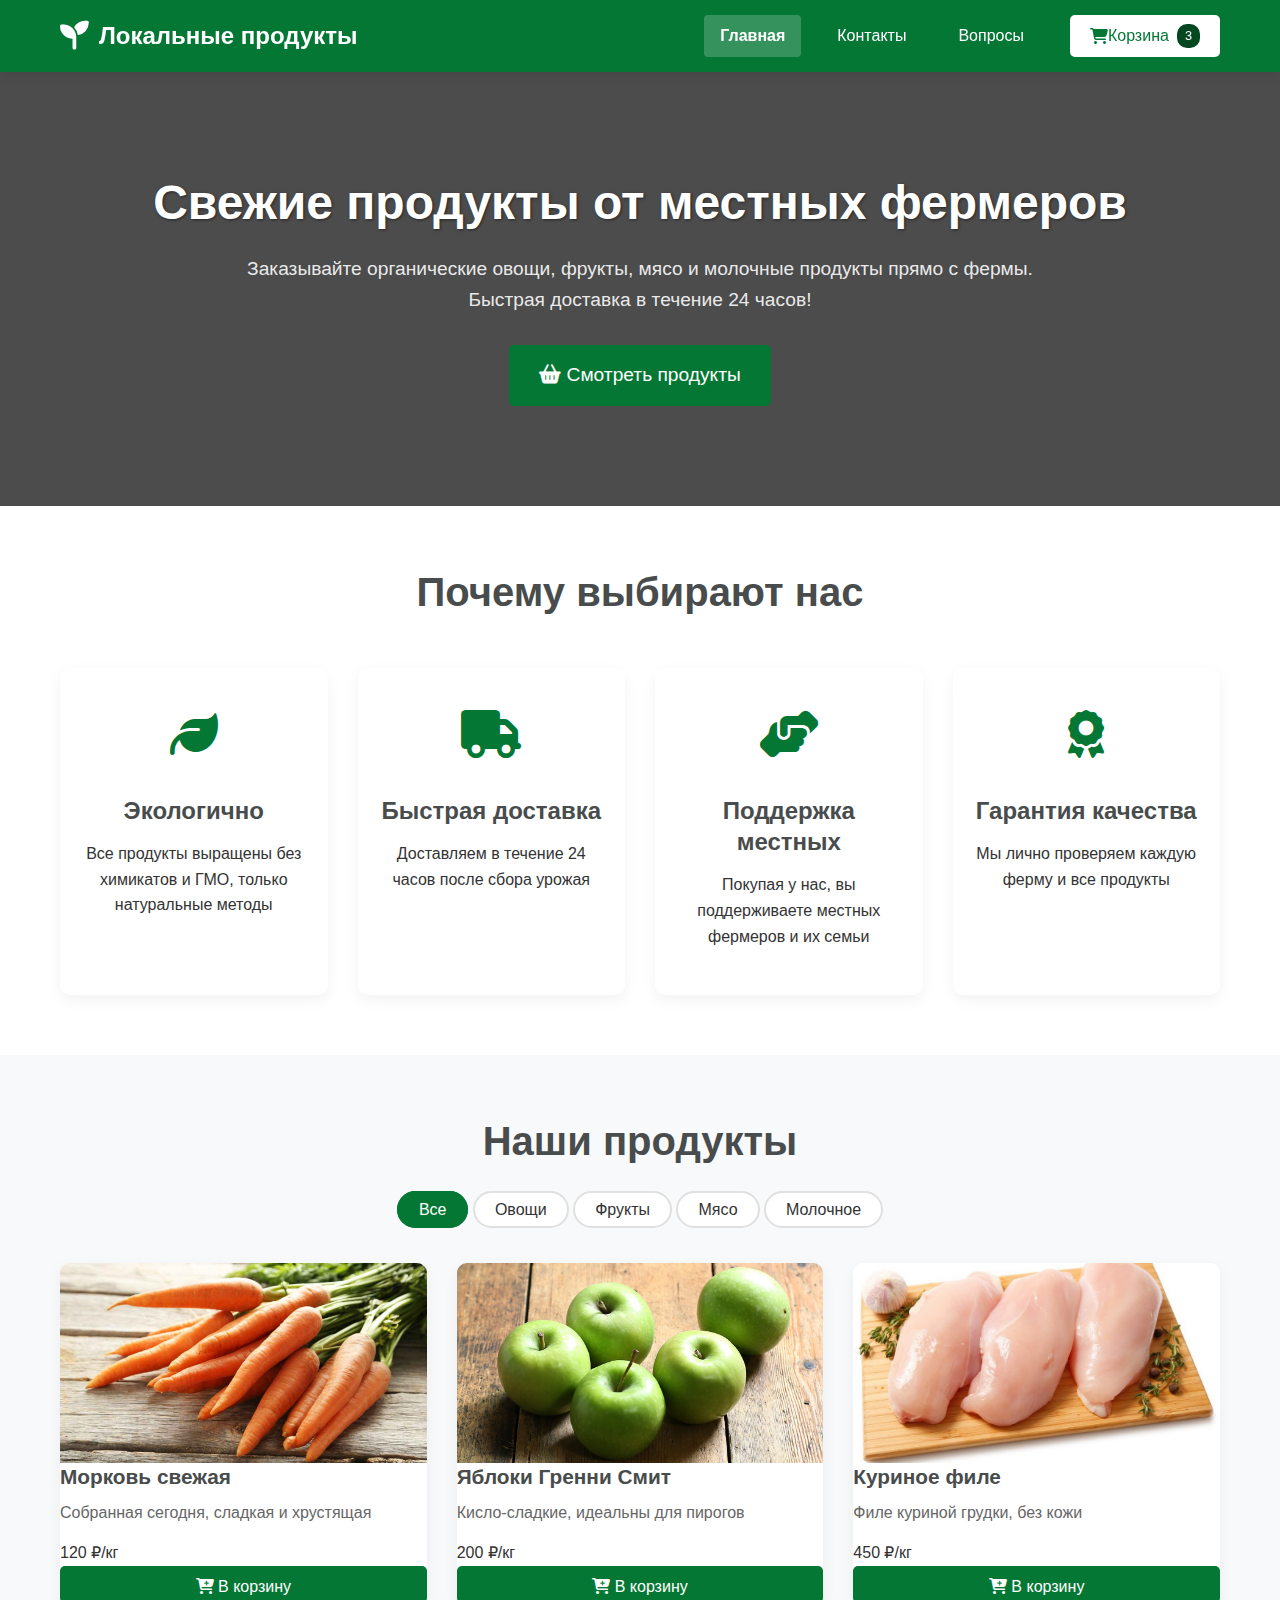
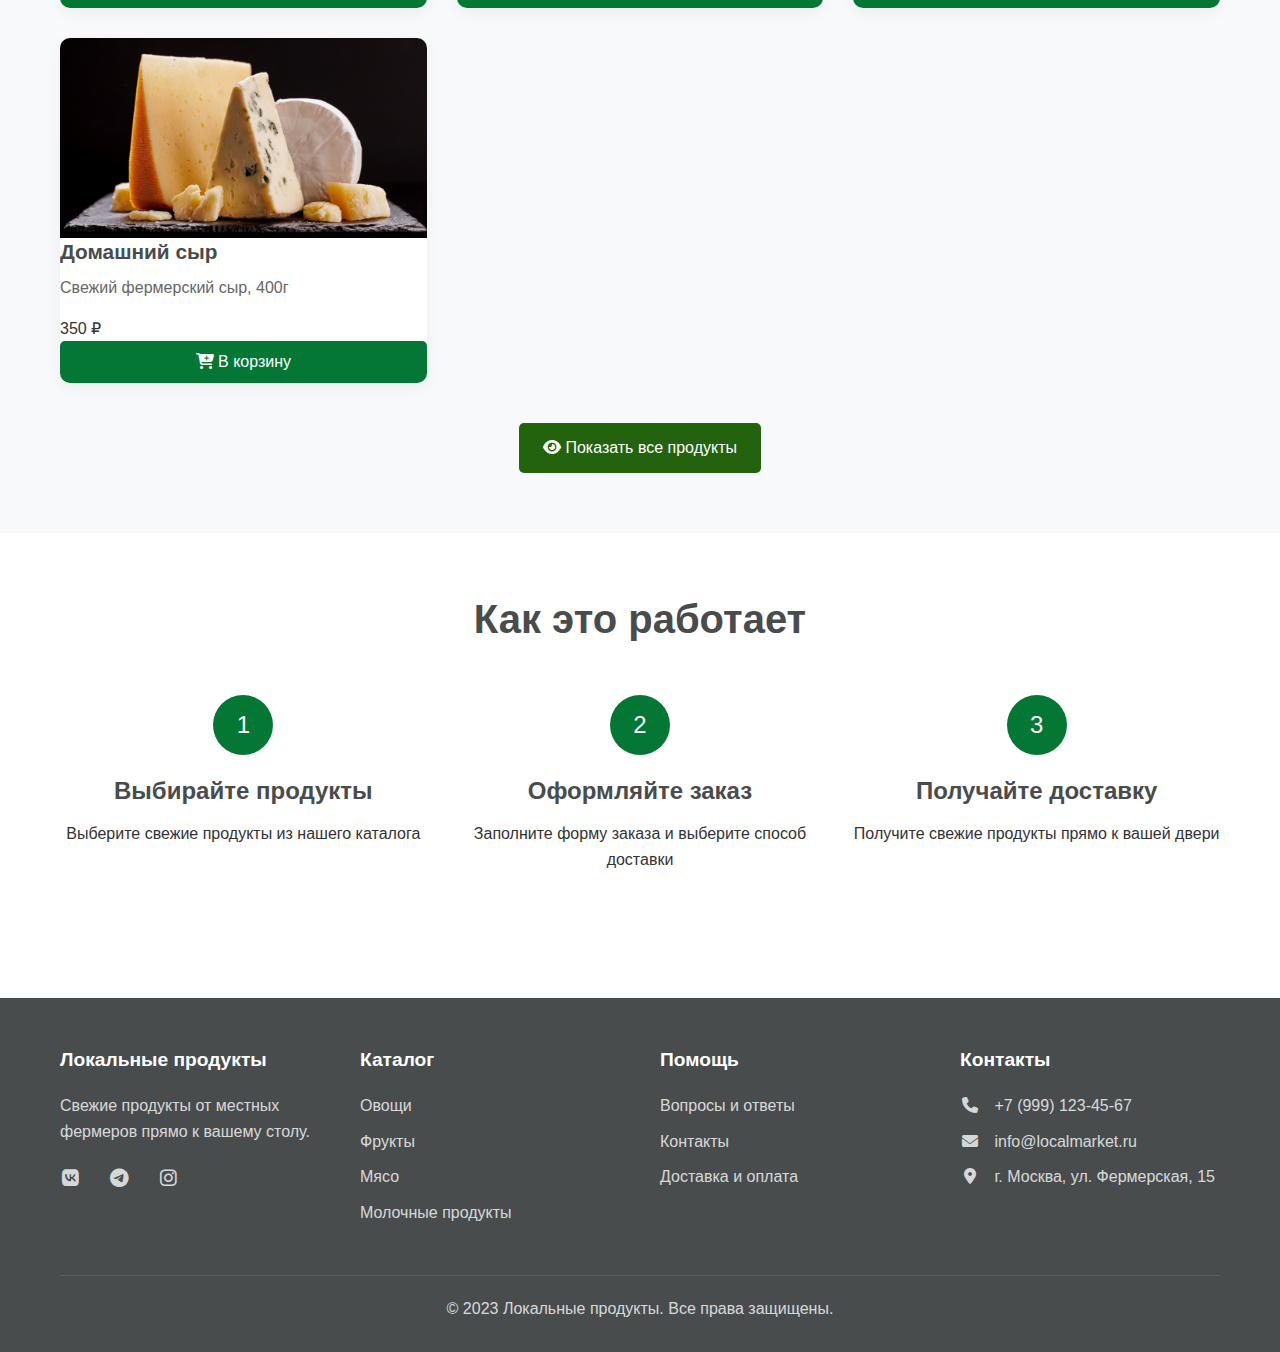
<file: index.html>
<!DOCTYPE html>
<html lang="ru">
<head>
    <meta charset="UTF-8">
    <meta name="viewport" content="width=device-width, initial-scale=1.0">
    <title>Локальные продукты | Свежие продукты от фермеров</title>
    <link rel="stylesheet" href="https://cdnjs.cloudflare.com/ajax/libs/font-awesome/6.4.0/css/all.min.css">
    <link rel="stylesheet" href="styles/style.css">
    <link rel="icon" href="assets/icons/favicon.ico" type="image/x-icon">
</head>
<body>
    <header class="header">
        <div class="container">
            <div class="header-container">
                <a href="index.html" class="header-logo">
                    <i class="fas fa-seedling"></i>
                    Локальные продукты
                </a>
                
                <button class="menu-toggle" id="menuToggle">
                    <i class="fas fa-bars"></i>
                </button>
                
                <nav class="header-nav" id="headerNav">
                    <div class="nav-links">
                        <a href="index.html" class="nav-link active">Главная</a>
                        <a href="contacts.html" class="nav-link">Контакты</a>
                        <a href="faq.html" class="nav-link">Вопросы</a>
                    </div>
                    
                    <a href="#" class="cart-btn">
                        <i class="fas fa-shopping-cart"></i>
                        Корзина <span class="cart-count">3</span>
                    </a>
                </nav>
            </div>
        </div>
    </header>

    <main class="main-content">
        <!-- HERO SECTION -->
        <section class="hero-marketplace">
            <div class="container" style="text-align: center;">
                <h1 class="title" style="font-size: 3rem; margin-bottom: 20px;">Свежие продукты от местных фермеров</h1>
                <p style="font-size: 1.2rem; margin-bottom: 30px; max-width: 800px; margin-left: auto; margin-right: auto;">
                    Заказывайте органические овощи, фрукты, мясо и молочные продукты прямо с фермы. 
                    Быстрая доставка в течение 24 часов!
                </p>
                <a href="#products" class="btn btn-large" style="font-size: 1.2rem;">
                    <i class="fas fa-shopping-basket"></i> Смотреть продукты
                </a>
            </div>
        </section>

        <!-- ПРЕИМУЩЕСТВА -->
        <section class="section" style="padding: 60px 0;">
            <div class="container">
                <h2 style="text-align: center; font-size: 2.5rem; margin-bottom: 50px;">Почему выбирают нас</h2>
                
                <div style="display: grid; grid-template-columns: repeat(auto-fit, minmax(250px, 1fr)); gap: 30px;">
                    <div class="feature-box">
                        <div class="feature-icon">
                            <i class="fas fa-leaf"></i>
                        </div>
                        <h3 style="font-size: 1.5rem; margin-bottom: 15px;">Экологично</h3>
                        <p>Все продукты выращены без химикатов и ГМО, только натуральные методы</p>
                    </div>
                    
                    <div class="feature-box">
                        <div class="feature-icon">
                            <i class="fas fa-truck"></i>
                        </div>
                        <h3 style="font-size: 1.5rem; margin-bottom: 15px;">Быстрая доставка</h3>
                        <p>Доставляем в течение 24 часов после сбора урожая</p>
                    </div>
                    
                    <div class="feature-box">
                        <div class="feature-icon">
                            <i class="fas fa-hands-helping"></i>
                        </div>
                        <h3 style="font-size: 1.5rem; margin-bottom: 15px;">Поддержка местных</h3>
                        <p>Покупая у нас, вы поддерживаете местных фермеров и их семьи</p>
                    </div>
                    
                    <div class="feature-box">
                        <div class="feature-icon">
                            <i class="fas fa-award"></i>
                        </div>
                        <h3 style="font-size: 1.5rem; margin-bottom: 15px;">Гарантия качества</h3>
                        <p>Мы лично проверяем каждую ферму и все продукты</p>
                    </div>
                </div>
            </div>
        </section>

        <!-- ПРОДУКТЫ -->
        <section id="products" class="section" style="padding: 60px 0; background: #f8f9fa;">
            <div class="container">
                <h2 style="text-align: center; font-size: 2.5rem; margin-bottom: 30px;">Наши продукты</h2>
                
                <!-- Фильтры категорий -->
                <div style="text-align: center; margin-bottom: 40px;">
                    <span class="category-badge active">Все</span>
                    <span class="category-badge">Овощи</span>
                    <span class="category-badge">Фрукты</span>
                    <span class="category-badge">Мясо</span>
                    <span class="category-badge">Молочное</span>
                </div>
                
                <!-- Сетка товаров -->
                <div style="display: grid; grid-template-columns: repeat(auto-fill, minmax(280px, 1fr)); gap: 30px;">
                    <!-- Товар 1 -->
                    <div class="product-card">
                        <div class="product-image">
                            <img src="assets/img/carrot.jpg" alt="Свежая морковь">
                        </div>
                        <div class="product-info">
                            <h3 style="font-size: 1.3rem; margin-bottom: 10px;">Морковь свежая</h3>
                            <p style="color: #666; margin-bottom: 15px;">Собранная сегодня, сладкая и хрустящая</p>
                            <div class="price">120 ₽/кг</div>
                            <button class="btn" style="width: 100%;">
                                <i class="fas fa-cart-plus"></i> В корзину
                            </button>
                        </div>
                    </div>
                    
                    <!-- Товар 2 -->
                    <div class="product-card">
                        <div class="product-image">
                            <img src="assets/img/apple.jpg" alt="Яблоки зеленые">
                        </div>
                        <div class="product-info">
                            <h3 style="font-size: 1.3rem; margin-bottom: 10px;">Яблоки Гренни Смит</h3>
                            <p style="color: #666; margin-bottom: 15px;">Кисло-сладкие, идеальны для пирогов</p>
                            <div class="price">200 ₽/кг</div>
                            <button class="btn" style="width: 100%;">
                                <i class="fas fa-cart-plus"></i> В корзину
                            </button>
                        </div>
                    </div>
                    
                    <!-- Товар 3 -->
                    <div class="product-card">
                        <div class="product-image">
                            <img src="assets/img/chicken.jpg" alt="Куриное филе">
                        </div>
                        <div class="product-info">
                            <h3 style="font-size: 1.3rem; margin-bottom: 10px;">Куриное филе</h3>
                            <p style="color: #666; margin-bottom: 15px;">Филе куриной грудки, без кожи</p>
                            <div class="price">450 ₽/кг</div>
                            <button class="btn" style="width: 100%;">
                                <i class="fas fa-cart-plus"></i> В корзину
                            </button>
                        </div>
                    </div>
                    
                    <!-- Товар 4 -->
                    <div class="product-card">
                        <div class="product-image">
                            <img src="assets/img/cheese.png" alt="Сыры">
                        </div>
                        <div class="product-info">
                            <h3 style="font-size: 1.3rem; margin-bottom: 10px;">Домашний сыр</h3>
                            <p style="color: #666; margin-bottom: 15px;">Свежий фермерский сыр, 400г</p>
                            <div class="price">350 ₽</div>
                            <button class="btn" style="width: 100%;">
                                <i class="fas fa-cart-plus"></i> В корзину
                            </button>
                        </div>
                    </div>
                </div>
                
                <div style="text-align: center; margin-top: 40px;">
                    <a href="#" class="btn btn-secondary">
                        <i class="fas fa-eye"></i> Показать все продукты
                    </a>
                </div>
            </div>
        </section>

        <!-- КАК ЭТО РАБОТАЕТ -->
        <section class="section" style="padding: 60px 0;">
            <div class="container">
                <h2 style="text-align: center; font-size: 2.5rem; margin-bottom: 50px;">Как это работает</h2>
                
                <div style="display: grid; grid-template-columns: repeat(auto-fit, minmax(300px, 1fr)); gap: 30px;">
                    <div style="text-align: center;">
                        <div style="background: var(--primary); color: white; width: 60px; height: 60px; line-height: 60px; border-radius: 50%; font-size: 1.5rem; margin: 0 auto 20px;">
                            1
                        </div>
                        <h3 style="font-size: 1.5rem; margin-bottom: 15px;">Выбирайте продукты</h3>
                        <p>Выберите свежие продукты из нашего каталога</p>
                    </div>
                    
                    <div style="text-align: center;">
                        <div style="background: var(--primary); color: white; width: 60px; height: 60px; line-height: 60px; border-radius: 50%; font-size: 1.5rem; margin: 0 auto 20px;">
                            2
                        </div>
                        <h3 style="font-size: 1.5rem; margin-bottom: 15px;">Оформляйте заказ</h3>
                        <p>Заполните форму заказа и выберите способ доставки</p>
                    </div>
                    
                    <div style="text-align: center;">
                        <div style="background: var(--primary); color: white; width: 60px; height: 60px; line-height: 60px; border-radius: 50%; font-size: 1.5rem; margin: 0 auto 20px;">
                            3
                        </div>
                        <h3 style="font-size: 1.5rem; margin-bottom: 15px;">Получайте доставку</h3>
                        <p>Получите свежие продукты прямо к вашей двери</p>
                    </div>
                </div>
            </div>
        </section>
    </main>

    <!-- FOOTER -->
    <footer class="footer-marketplace">
        <div class="container">
            <div style="display: grid; grid-template-columns: repeat(auto-fit, minmax(250px, 1fr)); gap: 40px; margin-bottom: 40px;">
                <div>
                    <h3 class="footer-title">Локальные продукты</h3>
                    <p>Свежие продукты от местных фермеров прямо к вашему столу.</p>
                    <div style="margin-top: 20px;">
                        <a href="#" style="margin-right: 15px; font-size: 1.2rem;"><i class="fab fa-vk"></i></a>
                        <a href="#" style="margin-right: 15px; font-size: 1.2rem;"><i class="fab fa-telegram"></i></a>
                        <a href="#" style="margin-right: 15px; font-size: 1.2rem;"><i class="fab fa-instagram"></i></a>
                    </div>
                </div>
                
                <div>
                    <h3 class="footer-title">Каталог</h3>
                    <ul>
                        <li><a href="#">Овощи</a></li>
                        <li><a href="#">Фрукты</a></li>
                        <li><a href="#">Мясо</a></li>
                        <li><a href="#">Молочные продукты</a></li>
                    </ul>
                </div>
                
                <div>
                    <h3 class="footer-title">Помощь</h3>
                    <ul>
                        <li><a href="faq.html">Вопросы и ответы</a></li>
                        <li><a href="contacts.html">Контакты</a></li>
                        <li><a href="#">Доставка и оплата</a></li>
                    </ul>
                </div>
                
                <div>
                    <h3 class="footer-title">Контакты</h3>
                    <p><i class="fas fa-phone" style="margin-right: 10px;"></i> +7 (999) 123-45-67</p>
                    <p><i class="fas fa-envelope" style="margin-right: 10px;"></i> info@localmarket.ru</p>
                    <p><i class="fas fa-map-marker-alt" style="margin-right: 10px;"></i> г. Москва, ул. Фермерская, 15</p>
                </div>
            </div>
            
            <div style="text-align: center; padding-top: 20px; border-top: 1px solid rgba(255, 255, 255, 0.1);">
                <p>© 2023 Локальные продукты. Все права защищены.</p>
            </div>
        </div>
    </footer>

    <script>
        // Фильтрация категорий
        document.querySelectorAll('.category-badge').forEach(badge => {
            badge.addEventListener('click', function() {
                document.querySelectorAll('.category-badge').forEach(b => b.classList.remove('active'));
                this.classList.add('active');
            });
        });
        
        // Добавление в корзину
        document.querySelectorAll('.product-card .btn').forEach(button => {
            button.addEventListener('click', function() {
                alert('Товар добавлен в корзину!');
            });
        });
    </script>
</body>
</html>
</file>
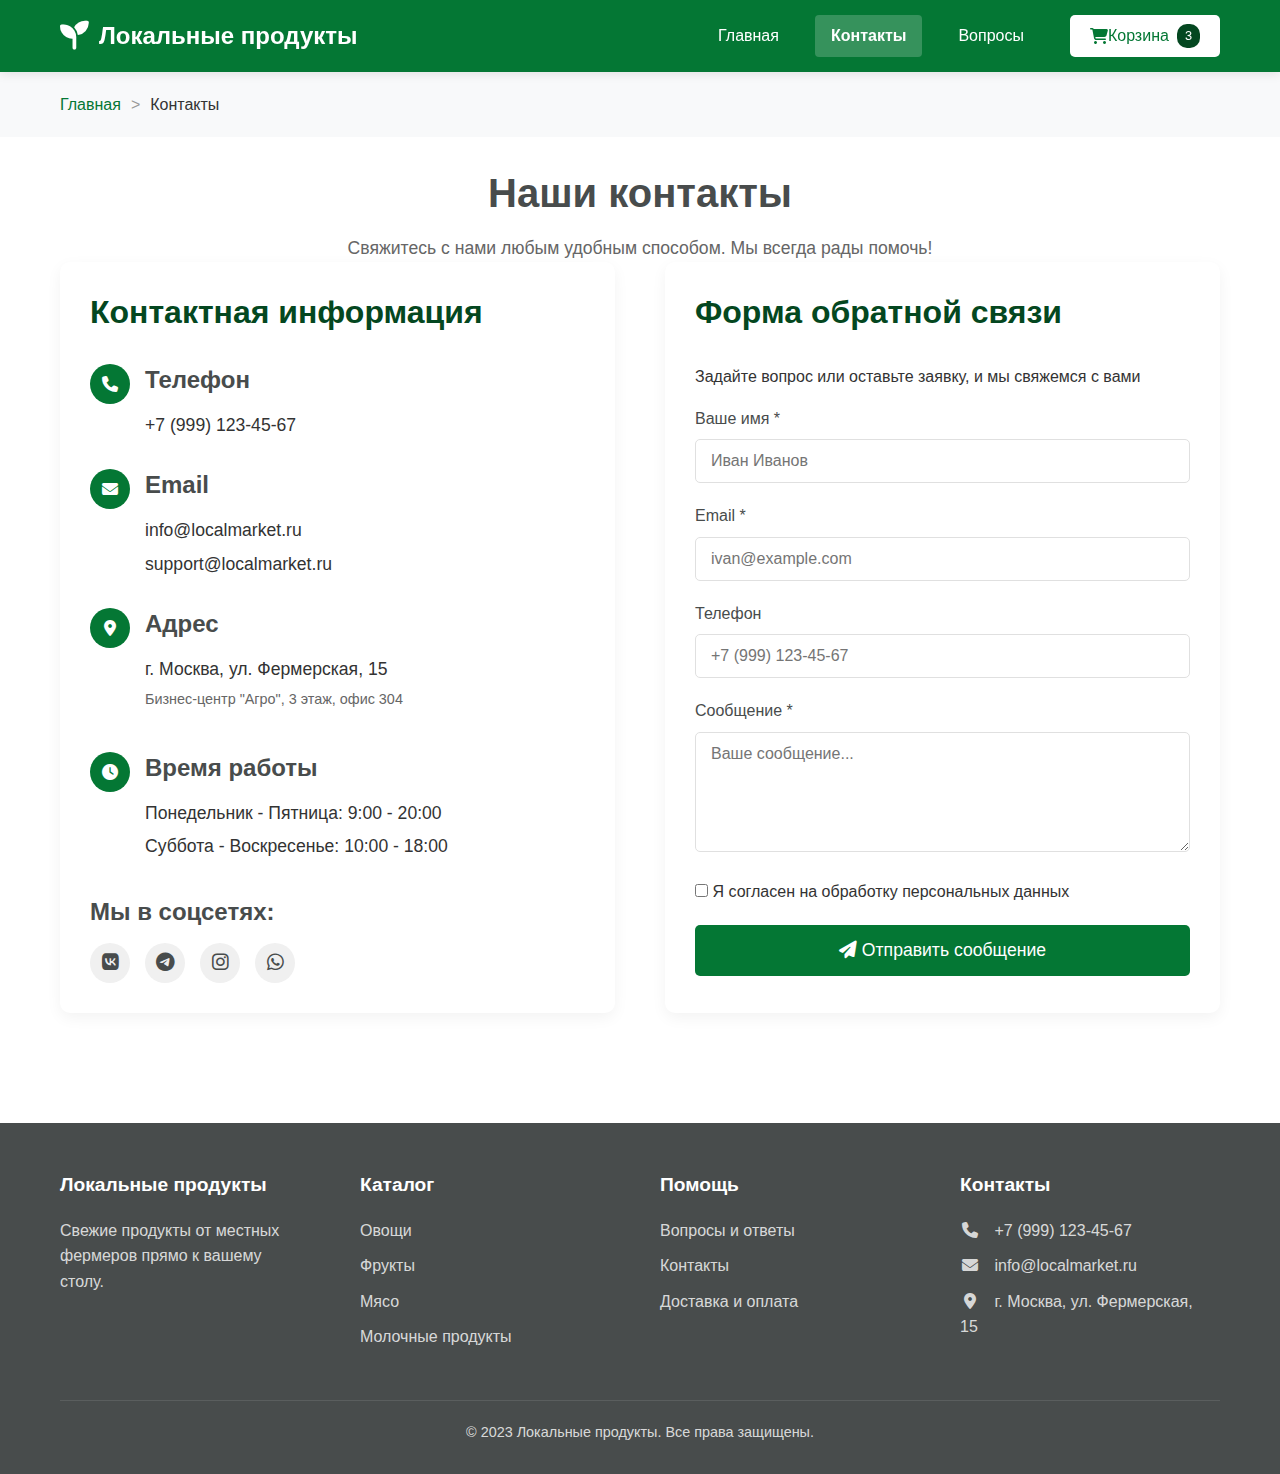
<file: contacts.html>
<!DOCTYPE html>
<html lang="ru">
<head>
    <meta charset="UTF-8">
    <meta name="viewport" content="width=device-width, initial-scale=1.0">
    <title>Локальные продукты | Контакты</title>
    <link rel="stylesheet" href="https://cdnjs.cloudflare.com/ajax/libs/font-awesome/6.4.0/css/all.min.css">
    <link rel="stylesheet" href="styles/style.css">
</head>
<body>
    <header class="header">
        <div class="container">
            <div class="header-container">
                <a href="index.html" class="header-logo">
                    <i class="fas fa-seedling"></i>
                    Локальные продукты
                </a>
                
                <button class="menu-toggle" id="menuToggle">
                    <i class="fas fa-bars"></i>
                </button>
                
                <nav class="header-nav" id="headerNav">
                    <div class="nav-links">
                        <a href="index.html" class="nav-link">Главная</a>
                        <a href="contacts.html" class="nav-link active">Контакты</a>
                        <a href="faq.html" class="nav-link">Вопросы</a>
                    </div>
                    
                    <a href="#" class="cart-btn">
                        <i class="fas fa-shopping-cart"></i>
                        Корзина <span class="cart-count">3</span>
                    </a>
                </nav>
            </div>
        </div>
    </header>

    <main class="main-content">
        <!-- ХЛЕБНЫЕ КРОШКИ -->
        <div class="breadcrumb">
            <div class="container">
                <ul>
                    <li><a href="index.html">Главная</a></li>
                    <li>Контакты</li>
                </ul>
            </div>
        </div>

        <!-- КОНТЕНТ -->
        <div class="container">
            <h1 class="page-title">Наши контакты</h1>
            <p class="page-subtitle">
                Свяжитесь с нами любым удобным способом. Мы всегда рады помочь!
            </p>
            
            <div class="contacts-grid">
                <!-- Контактная информация -->
                <div class="contact-info">
                    <h2>Контактная информация</h2>
                    
                    <div class="contact-item">
                        <div class="contact-icon">
                            <i class="fas fa-phone"></i>
                        </div>
                        <div>
                            <h3>Телефон</h3>
                            <p class="contact-value">+7 (999) 123-45-67</p>
                        </div>
                    </div>
                    
                    <div class="contact-item">
                        <div class="contact-icon">
                            <i class="fas fa-envelope"></i>
                        </div>
                        <div>
                            <h3>Email</h3>
                            <p class="contact-value">info@localmarket.ru</p>
                            <p class="contact-value">support@localmarket.ru</p>
                        </div>
                    </div>
                    
                    <div class="contact-item">
                        <div class="contact-icon">
                            <i class="fas fa-map-marker-alt"></i>
                        </div>
                        <div>
                            <h3>Адрес</h3>
                            <p class="contact-value">г. Москва, ул. Фермерская, 15</p>
                            <p class="contact-note">Бизнес-центр "Агро", 3 этаж, офис 304</p>
                        </div>
                    </div>
                    
                    <div class="contact-item">
                        <div class="contact-icon">
                            <i class="fas fa-clock"></i>
                        </div>
                        <div>
                            <h3>Время работы</h3>
                            <p class="contact-value">Понедельник - Пятница: 9:00 - 20:00</p>
                            <p class="contact-value">Суббота - Воскресенье: 10:00 - 18:00</p>
                        </div>
                    </div>
                    
                    <div class="social-links">
                        <h3>Мы в соцсетях:</h3>
                        <div class="social-icons">
                            <a href="#" class="social-icon"><i class="fab fa-vk"></i></a>
                            <a href="#" class="social-icon"><i class="fab fa-telegram"></i></a>
                            <a href="#" class="social-icon"><i class="fab fa-instagram"></i></a>
                            <a href="#" class="social-icon"><i class="fab fa-whatsapp"></i></a>
                        </div>
                    </div>
                </div>
                
                <!-- Форма обратной связи -->
                <div class="contact-form">
                    <h2>Форма обратной связи</h2>
                    <p>Задайте вопрос или оставьте заявку, и мы свяжемся с вами</p>
                    
                    <form id="contactForm">
                        <!-- Поле Имя -->
                        <div class="form-group">
                            <label class="form-label" for="name">Ваше имя *</label>
                            <input type="text" id="name" class="form-control" placeholder="Иван Иванов">
                        </div>
                        
                        <!-- Поле Email -->
                        <div class="form-group">
                            <label class="form-label" for="email">Email *</label>
                            <input type="email" id="email" class="form-control" placeholder="ivan@example.com">
                        </div>
                        
                        <!-- Поле Телефон -->
                        <div class="form-group">
                            <label class="form-label" for="phone">Телефон</label>
                            <input type="tel" id="phone" class="form-control" placeholder="+7 (999) 123-45-67">
                        </div>
                        
                        <!-- Поле Сообщение -->
                        <div class="form-group">
                            <label class="form-label" for="message">Сообщение *</label>
                            <textarea id="message" class="form-control" rows="5" placeholder="Ваше сообщение..."></textarea>
                        </div>
                        
                        <!-- Согласие на обработку -->
                        <div class="field" style="margin-bottom: 20px;">
                            <label class="checkbox">
                                <input type="checkbox" id="agreement" required>
                                Я согласен на обработку персональных данных
                            </label>
                        </div>
                        
                        <button type="submit" class="btn btn-large" style="width: 100%;">
                            <i class="fas fa-paper-plane"></i> Отправить сообщение
                        </button>
                    </form>
                </div>
            </div>
        </div>
    </main>

    <!-- FOOTER -->
    <footer class="footer-marketplace">
        <div class="container">
            <div class="footer-grid">
                <div class="footer-column">
                    <h3 class="footer-title">Локальные продукты</h3>
                    <p>Свежие продукты от местных фермеров прямо к вашему столу.</p>
                </div>
                
                <div class="footer-column">
                    <h3 class="footer-title">Каталог</h3>
                    <ul>
                        <li><a href="index.html#products">Овощи</a></li>
                        <li><a href="index.html#products">Фрукты</a></li>
                        <li><a href="index.html#products">Мясо</a></li>
                        <li><a href="index.html#products">Молочные продукты</a></li>
                    </ul>
                </div>
                
                <div class="footer-column">
                    <h3 class="footer-title">Помощь</h3>
                    <ul>
                        <li><a href="faq.html">Вопросы и ответы</a></li>
                        <li><a href="contacts.html">Контакты</a></li>
                        <li><a href="#">Доставка и оплата</a></li>
                    </ul>
                </div>
                
                <div class="footer-column">
                    <h3 class="footer-title">Контакты</h3>
                    <p><i class="fas fa-phone"></i> +7 (999) 123-45-67</p>
                    <p><i class="fas fa-envelope"></i> info@localmarket.ru</p>
                    <p><i class="fas fa-map-marker-alt"></i> г. Москва, ул. Фермерская, 15</p>
                </div>
            </div>
            
            <div class="footer-bottom">
                <p>© 2023 Локальные продукты. Все права защищены.</p>
            </div>
        </div>
    </footer>

    <!-- В самом конце contacts.html, перед </body> добавьте: -->
    <script src="./scripts/validation.js"></script>
    <script src="./scripts/consoleLogger.js"></script>
</body>
</html>
</file>
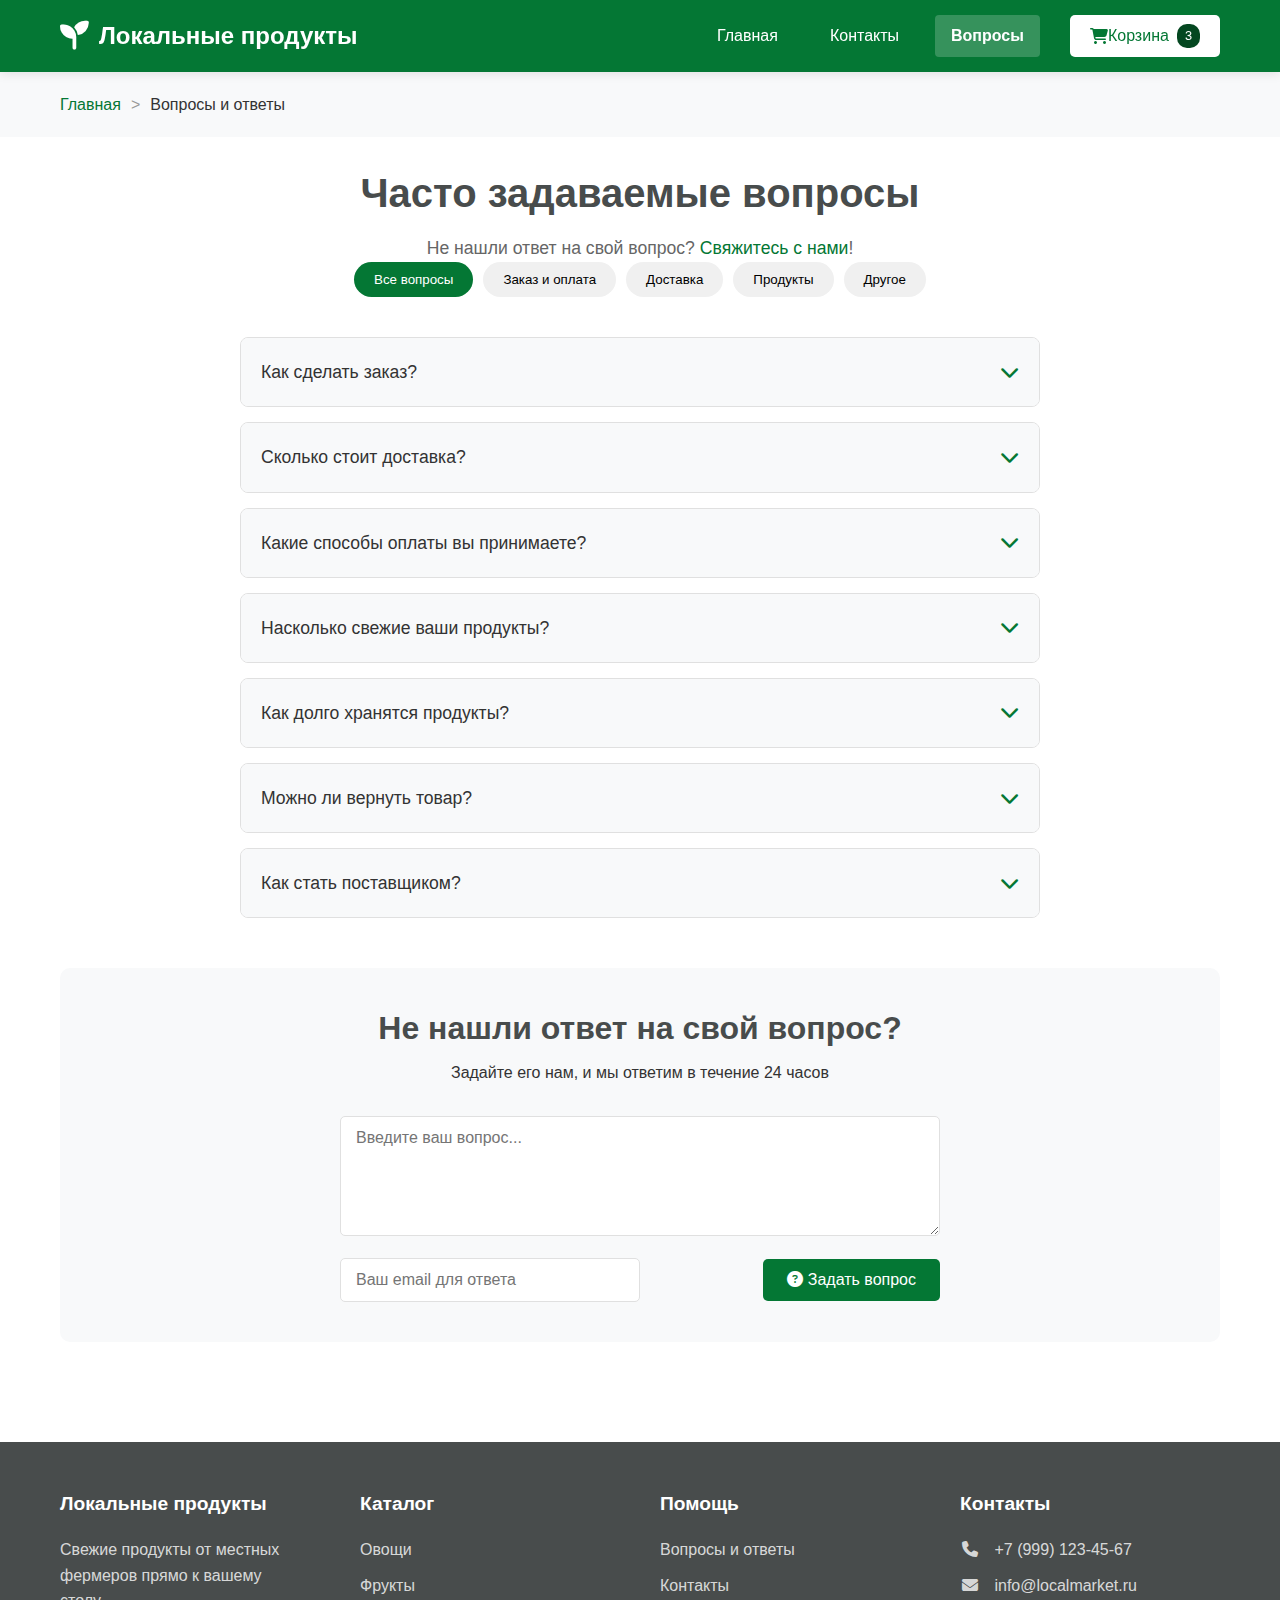
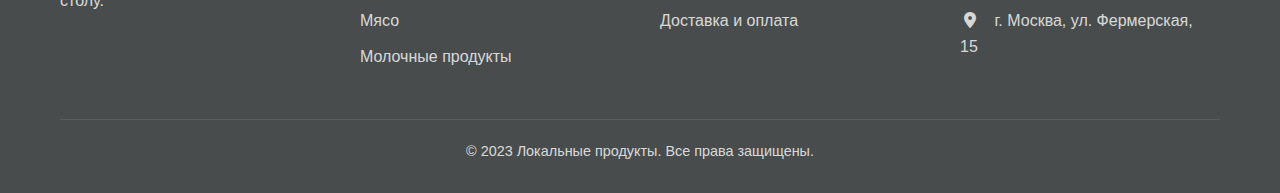
<file: faq.html>
<!DOCTYPE html>
<html lang="ru">
<head>
    <meta charset="UTF-8">
    <meta name="viewport" content="width=device-width, initial-scale=1.0">
    <title>Локальные продукты | Вопросы и ответы</title>
    <link rel="stylesheet" href="https://cdnjs.cloudflare.com/ajax/libs/font-awesome/6.4.0/css/all.min.css">
    <link rel="stylesheet" href="styles/style.css">
</head>
<body>
    <header class="header">
        <div class="container">
            <div class="header-container">
                <a href="index.html" class="header-logo">
                    <i class="fas fa-seedling"></i>
                    Локальные продукты
                </a>
                
                <button class="menu-toggle" id="menuToggle">
                    <i class="fas fa-bars"></i>
                </button>
                
                <nav class="header-nav" id="headerNav">
                    <div class="nav-links">
                        <a href="index.html" class="nav-link">Главная</a>
                        <a href="contacts.html" class="nav-link">Контакты</a>
                        <a href="faq.html" class="nav-link active">Вопросы</a>
                    </div>
                    
                    <a href="#" class="cart-btn">
                        <i class="fas fa-shopping-cart"></i>
                        Корзина <span class="cart-count">3</span>
                    </a>
                </nav>
            </div>
        </div>
    </header>

    <main class="main-content">
        <!-- ХЛЕБНЫЕ КРОШКИ -->
        <div class="breadcrumb">
            <div class="container">
                <ul>
                    <li><a href="index.html">Главная</a></li>
                    <li>Вопросы и ответы</li>
                </ul>
            </div>
        </div>

        <!-- FAQ КОНТЕНТ -->
        <div class="container">
            <h1 class="page-title">Часто задаваемые вопросы</h1>
            <p class="page-subtitle">
                Не нашли ответ на свой вопрос? <a href="contacts.html">Свяжитесь с нами</a>!
            </p>
            
            <!-- Категории FAQ -->
            <div class="faq-categories">
                <button class="category-btn active" data-category="all">Все вопросы</button>
                <button class="category-btn" data-category="order">Заказ и оплата</button>
                <button class="category-btn" data-category="delivery">Доставка</button>
                <button class="category-btn" data-category="products">Продукты</button>
                <button class="category-btn" data-category="other">Другое</button>
            </div>
            
            <!-- FAQ Аккордеон -->
            <div class="faq-container">
                <!-- Вопрос 1 -->
                <div class="faq-item" data-category="order">
                    <div class="faq-question">
                        <span>Как сделать заказ?</span>
                        <i class="fas fa-chevron-down faq-toggle"></i>
                    </div>
                    <div class="faq-answer">
                        <p>Чтобы сделать заказ:</p>
                        <ol>
                            <li>Выберите продукты на главной странице</li>
                            <li>Нажмите кнопку "В корзину"</li>
                            <li>Перейдите в корзину и нажмите "Оформить заказ"</li>
                            <li>Заполните контактные данные и выберите способ доставки</li>
                            <li>Подтвердите заказ</li>
                        </ol>
                    </div>
                </div>
                
                <!-- Вопрос 2 -->
                <div class="faq-item" data-category="delivery">
                    <div class="faq-question">
                        <span>Сколько стоит доставка?</span>
                        <i class="fas fa-chevron-down faq-toggle"></i>
                    </div>
                    <div class="faq-answer">
                        <p>Стоимость доставки зависит от вашего местоположения:</p>
                        <ul>
                            <li>В пределах МКАД: 300 рублей</li>
                            <li>За МКАД (до 10 км): 500 рублей</li>
                            <li>Бесплатная доставка при заказе от 2000 рублей</li>
                        </ul>
                        <p>Точную стоимость доставки вы увидите при оформлении заказа.</p>
                    </div>
                </div>
                
                <!-- Вопрос 3 -->
                <div class="faq-item" data-category="order">
                    <div class="faq-question">
                        <span>Какие способы оплаты вы принимаете?</span>
                        <i class="fas fa-chevron-down faq-toggle"></i>
                    </div>
                    <div class="faq-answer">
                        <p>Мы принимаем следующие способы оплаты:</p>
                        <ul>
                            <li>Наличными курьеру</li>
                            <li>Банковской картой (Visa, MasterCard, Мир)</li>
                            <li>Онлайн-оплата через Сбербанк Онлайн</li>
                            <li>Перевод на банковскую карту</li>
                        </ul>
                    </div>
                </div>
                
                <!-- Вопрос 4 -->
                <div class="faq-item" data-category="products">
                    <div class="faq-question">
                        <span>Насколько свежие ваши продукты?</span>
                        <i class="fas fa-chevron-down faq-toggle"></i>
                    </div>
                    <div class="faq-answer">
                        <p>Все наши продукты собираются фермерами утром в день доставки или накануне вечером.</p>
                        <p>Мы доставляем продукты в течение 24 часов после сбора, поэтому вы получаете максимально свежие продукты.</p>
                        <p>Каждый продукт маркируется датой сбора.</p>
                    </div>
                </div>
                
                <!-- Вопрос 5 -->
                <div class="faq-item" data-category="delivery">
                    <div class="faq-question">
                        <span>Как долго хранятся продукты?</span>
                        <i class="fas fa-chevron-down faq-toggle"></i>
                    </div>
                    <div class="faq-answer">
                        <p>Рекомендуемые сроки хранения:</p>
                        <ul>
                            <li>Овощи: 5-7 дней в холодильнике</li>
                            <li>Фрукты: 3-5 дней при комнатной температуре</li>
                            <li>Мясо: 2-3 дня в морозилке</li>
                            <li>Молочные продукты: смотрите на упаковке</li>
                        </ul>
                        <p>Мы указываем рекомендуемые сроки хранения на каждой упаковке.</p>
                    </div>
                </div>
                
                <!-- Вопрос 6 -->
                <div class="faq-item" data-category="other">
                    <div class="faq-question">
                        <span>Можно ли вернуть товар?</span>
                        <i class="fas fa-chevron-down faq-toggle"></i>
                    </div>
                    <div class="faq-answer">
                        <p>Да, вы можете вернуть товар в следующих случаях:</p>
                        <ul>
                            <li>Товар поврежден при доставке</li>
                            <li>Товар не соответствует описанию</li>
                            <li>Товар испорчен (при условии соблюдения условий хранения)</li>
                        </ul>
                        <p>Для возврата свяжитесь с нами в течение 24 часов после получения заказа.</p>
                    </div>
                </div>
                
                <!-- Вопрос 7 -->
                <div class="faq-item" data-category="other">
                    <div class="faq-question">
                        <span>Как стать поставщиком?</span>
                        <i class="fas fa-chevron-down faq-toggle"></i>
                    </div>
                    <div class="faq-answer">
                        <p>Если вы фермер или производитель и хотите стать нашим поставщиком:</p>
                        <ol>
                            <li>Заполните заявку на сайте</li>
                            <li>Мы свяжемся с вами для обсуждения деталей</li>
                            <li>Наш специалист посетит ваше хозяйство для оценки качества</li>
                            <li>После одобрения мы заключаем договор</li>
                        </ol>
                        <p>Мы сотрудничаем только с проверенными фермерами, использующими экологичные методы.</p>
                    </div>
                </div>
            </div>
            
            <!-- Форма для нового вопроса -->
            <div class="ask-question">
                <h2>Не нашли ответ на свой вопрос?</h2>
                <p>Задайте его нам, и мы ответим в течение 24 часов</p>
                
                <div class="question-form">
                    <textarea id="newQuestion" class="form-control" placeholder="Введите ваш вопрос..." rows="3"></textarea>
                    <div style="margin-top: 15px; display: flex; justify-content: space-between; align-items: center;">
                        <div>
                            <input type="email" id="questionEmail" class="form-control" placeholder="Ваш email для ответа" style="width: 300px;">
                        </div>
                        <button id="submitQuestion" class="btn">
                            <i class="fas fa-question-circle"></i> Задать вопрос
                        </button>
                    </div>
                </div>
            </div>
        </div>
    </main>

    <!-- FOOTER (такой же как на главной) -->
    <footer class="footer-marketplace">
        <div class="container">
            <div class="footer-grid">
                <div class="footer-column">
                    <h3 class="footer-title">Локальные продукты</h3>
                    <p>Свежие продукты от местных фермеров прямо к вашему столу.</p>
                </div>
                
                <div class="footer-column">
                    <h3 class="footer-title">Каталог</h3>
                    <ul>
                        <li><a href="index.html#products">Овощи</a></li>
                        <li><a href="index.html#products">Фрукты</a></li>
                        <li><a href="index.html#products">Мясо</a></li>
                        <li><a href="index.html#products">Молочные продукты</a></li>
                    </ul>
                </div>
                
                <div class="footer-column">
                    <h3 class="footer-title">Помощь</h3>
                    <ul>
                        <li><a href="faq.html">Вопросы и ответы</a></li>
                        <li><a href="contacts.html">Контакты</a></li>
                        <li><a href="#">Доставка и оплата</a></li>
                    </ul>
                </div>
                
                <div class="footer-column">
                    <h3 class="footer-title">Контакты</h3>
                    <p><i class="fas fa-phone"></i> +7 (999) 123-45-67</p>
                    <p><i class="fas fa-envelope"></i> info@localmarket.ru</p>
                    <p><i class="fas fa-map-marker-alt"></i> г. Москва, ул. Фермерская, 15</p>
                </div>
            </div>
            
            <div class="footer-bottom">
                <p>© 2023 Локальные продукты. Все права защищены.</p>
            </div>
        </div>
    </footer>

    <script>
        // Аккордеон FAQ
        document.querySelectorAll('.faq-question').forEach(question => {
            question.addEventListener('click', function() {
                const answer = this.nextElementSibling;
                const toggle = this.querySelector('.faq-toggle');
                
                // Закрываем все остальные
                document.querySelectorAll('.faq-answer').forEach(a => {
                    if (a !== answer && a.classList.contains('active')) {
                        a.classList.remove('active');
                        a.previousElementSibling.querySelector('.faq-toggle').classList.remove('fa-chevron-up');
                        a.previousElementSibling.querySelector('.faq-toggle').classList.add('fa-chevron-down');
                    }
                });
                
                // Переключаем текущий
                answer.classList.toggle('active');
                toggle.classList.toggle('fa-chevron-up');
                toggle.classList.toggle('fa-chevron-down');
            });
        });
        
        // Фильтрация по категориям
        document.querySelectorAll('.category-btn').forEach(btn => {
            btn.addEventListener('click', function() {
                const category = this.getAttribute('data-category');
                
                // Обновляем активную кнопку
                document.querySelectorAll('.category-btn').forEach(b => b.classList.remove('active'));
                this.classList.add('active');
                
                // Фильтруем вопросы
                document.querySelectorAll('.faq-item').forEach(item => {
                    if (category === 'all' || item.getAttribute('data-category') === category) {
                        item.style.display = 'block';
                    } else {
                        item.style.display = 'none';
                    }
                });
            });
        });
        
        // Отправка вопроса
        document.getElementById('submitQuestion').addEventListener('click', function() {
            const question = document.getElementById('newQuestion').value;
            const email = document.getElementById('questionEmail').value;
            
            if (!question.trim()) {
                alert('Пожалуйста, введите ваш вопрос');
                return;
            }
            
            if (!email.trim()) {
                alert('Пожалуйста, введите ваш email для ответа');
                return;
            }
            
            alert('Спасибо за ваш вопрос! Мы ответим вам на email в течение 24 часов.');
            document.getElementById('newQuestion').value = '';
            document.getElementById('questionEmail').value = '';
        });
    </script>
</body>
</html>
</file>
<file: styles/style.css>
/* styles/style.css - ОБЩИЙ ФАЙЛ СТИЛЕЙ ДЛЯ ВСЕХ СТРАНИЦ */

/* ===== ПЕРЕМЕННЫЕ И БАЗОВЫЕ СТИЛИ ===== */
:root {
    --primary: #047734;
    --primary-dark: #044720;
    --secondary: #23630d;
    --light: #f8f9fa;
    --dark: #484c4c;
    --gray: #bfc4c4;
    --danger: #e74c3c;
    --warning: #f39c12;
    --border: #e0e0e0;
}

* {
    margin: 0;
    padding: 0;
    box-sizing: border-box;
}

body {
    font-family: 'Segoe UI', Tahoma, Geneva, Verdana, sans-serif;
    line-height: 1.6;
    color: #333;
    background-color: #fff;
    min-height: 100vh;
    display: flex;
    flex-direction: column;
}

.container {
    width: 100%;
    max-width: 1200px;
    margin: 0 auto;
    padding: 0 20px;
}

.main-content {
    flex: 1;
}

/* ===== ТИПОГРАФИЯ ===== */
h1, h2, h3, h4, h5, h6 {
    font-weight: 600;
    line-height: 1.3;
    margin-bottom: 1rem;
    color: var(--dark);
}

h1 { font-size: 2.5rem; }
h2 { font-size: 2rem; }
h3 { font-size: 1.5rem; }
h4 { font-size: 1.25rem; }

p {
    margin-bottom: 1rem;
}

a {
    color: var(--primary);
    text-decoration: none;
    transition: color 0.3s;
}

a:hover {
    color: var(--primary-dark);
}

/* ===== КНОПКИ ===== */
.btn {
    display: inline-block;
    padding: 12px 24px;
    background-color: var(--primary);
    color: white;
    border: none;
    border-radius: 5px;
    font-size: 1rem;
    font-weight: 500;
    cursor: pointer;
    text-align: center;
    text-decoration: none;
    transition: all 0.3s ease;
}

.btn:hover {
    background-color: var(--primary-dark);
    color: white;
    transform: translateY(-2px);
    box-shadow: 0 4px 8px rgba(0, 0, 0, 0.1);
}

.btn:active {
    transform: translateY(0);
}

.btn-large {
    padding: 15px 30px;
    font-size: 1.1rem;
}

.btn-secondary {
    background-color: var(--secondary);
}

.btn-secondary:hover {
    background-color: #23630d;
}

.btn-outline {
    background-color: transparent;
    border: 2px solid var(--primary);
    color: var(--primary);
}

.btn-outline:hover {
    background-color: var(--primary);
    color: white;
}

/* ===== ШАПКА/НАВИГАЦИЯ ===== */
.navbar {
    background-color: var(--primary);
    padding: 15px 0;
    position: sticky;
    top: 0;
    z-index: 1000;
    box-shadow: 0 2px 10px rgba(0, 0, 0, 0.1);
}

.nav-container {
    display: flex;
    justify-content: space-between;
    align-items: center;
}

.navbar-logo {
    font-size: 1.5rem;
    font-weight: 700;
    color: white;
    text-decoration: none;
    display: flex;
    align-items: center;
}

.navbar-logo i {
    margin-right: 10px;
    font-size: 1.8rem;
}

.navbar-menu {
    display: flex;
    align-items: center;
}

.nav-links {
    display: flex;
    gap: 20px;
    margin-right: 30px;
}

.nav-link {
    color: white;
    text-decoration: none;
    padding: 8px 16px;
    border-radius: 4px;
    font-weight: 500;
    transition: background-color 0.3s;
}

.nav-link:hover {
    background-color: rgba(255, 255, 255, 0.1);
}

.nav-link.active {
    background-color: rgba(255, 255, 255, 0.2);
    font-weight: 600;
}

.cart-btn {
    background-color: white;
    color: var(--primary);
    padding: 8px 20px;
    border-radius: 5px;
    text-decoration: none;
    display: flex;
    align-items: center;
    font-weight: 500;
    transition: all 0.3s;
}

.cart-btn:hover {
    background-color: #f8f9fa;
    transform: translateY(-2px);
}

.cart-count {
    background-color: var(--primary-dark);
    color: white;
    font-size: 0.8rem;
    padding: 2px 8px;
    border-radius: 10px;
    margin-left: 8px;
}

/* ===== ГЛАВНАЯ СТРАНИЦА ===== */

/* Герой секция */
.hero-marketplace {
    background: linear-gradient(rgba(0, 0, 0, 0.7), rgba(0, 0, 0, 0.7)),
                url('https://images.unsplash.com/photo-1542838132-92c53300491e?ixlib=rb-4.0.3&auto=format&fit=crop&w=1200&q=80');
    background-size: cover;
    background-position: center;
    color: white;
    padding: 100px 0;
    text-align: center;
}

.hero-marketplace h1 {
    color: white;
    font-size: 3rem;
    margin-bottom: 20px;
    text-shadow: 1px 1px 3px rgba(0, 0, 0, 0.5);
}

.hero-marketplace p {
    font-size: 1.2rem;
    max-width: 800px;
    margin: 0 auto 30px;
    color: rgba(255, 255, 255, 0.9);
}

/* Преимущества */
.features {
    padding: 80px 0;
}

.features h2 {
    text-align: center;
    margin-bottom: 50px;
}

.features-grid {
    display: grid;
    grid-template-columns: repeat(auto-fit, minmax(250px, 1fr));
    gap: 30px;
}

.feature-box {
    text-align: center;
    padding: 30px 20px;
    background: white;
    border-radius: 10px;
    box-shadow: 0 5px 15px rgba(0, 0, 0, 0.05);
    transition: transform 0.3s;
}

.feature-box:hover {
    transform: translateY(-5px);
}

.feature-icon {
    font-size: 3rem;
    color: var(--primary);
    margin-bottom: 20px;
}

/* Продукты */
.products-section {
    padding: 80px 0;
    background-color: #f8f9fa;
}

.products-section h2 {
    text-align: center;
    margin-bottom: 40px;
}

.category-filter {
    display: flex;
    justify-content: center;
    flex-wrap: wrap;
    gap: 10px;
    margin-bottom: 40px;
}

.category-badge {
    padding: 8px 20px;
    background-color: white;
    border: 2px solid var(--border);
    border-radius: 20px;
    cursor: pointer;
    font-weight: 500;
    transition: all 0.3s;
}

.category-badge:hover {
    border-color: var(--primary);
    color: var(--primary);
}

.category-badge.active {
    background-color: var(--primary);
    color: white;
    border-color: var(--primary);
}

.products-grid {
    display: grid;
    grid-template-columns: repeat(auto-fill, minmax(280px, 1fr));
    gap: 30px;
    margin-bottom: 40px;
}

.product-card {
    background: white;
    border-radius: 10px;
    overflow: hidden;
    box-shadow: 0 5px 15px rgba(0, 0, 0, 0.05);
    transition: all 0.3s;
    height: 100%;
    display: flex;
    flex-direction: column;
}

.product-card:hover {
    transform: translateY(-10px);
    box-shadow: 0 15px 30px rgba(0, 0, 0, 0.1);
}

/* Стили для изображений продуктов */
.product-image {
    height: 200px;
    background-color: #f8f9fa;
    position: relative;
}

.product-image img {
    width: 100%;
    height: 100%;
    object-fit: cover;
}

.local-badge {
    position: absolute;
    top: 10px;
    right: 10px;
    background-color: var(--primary);
    color: white;
    padding: 5px 10px;
    border-radius: 4px;
    font-size: 0.8rem;
    font-weight: 500;
    z-index: 2;
}

.product-content {
    padding: 20px;
    flex: 1;
    display: flex;
    flex-direction: column;
}

.product-title {
    font-size: 1.3rem;
    margin-bottom: 10px;
    color: var(--dark);
}

.product-description {
    color: #666;
    margin-bottom: 15px;
    flex: 1;
}

.product-price {
    color: var(--primary-dark);
    font-size: 1.4rem;
    font-weight: 600;
    margin-bottom: 15px;
}

.product-btn {
    width: 100%;
}

/* Как это работает */
.how-it-works {
    padding: 80px 0;
}

.how-it-works h2 {
    text-align: center;
    margin-bottom: 50px;
}

.steps {
    display: grid;
    grid-template-columns: repeat(auto-fit, minmax(300px, 1fr));
    gap: 30px;
}

.step {
    text-align: center;
    padding: 30px;
}

.step-number {
    width: 60px;
    height: 60px;
    background-color: var(--primary);
    color: white;
    border-radius: 50%;
    display: flex;
    align-items: center;
    justify-content: center;
    font-size: 1.5rem;
    font-weight: 600;
    margin: 0 auto 20px;
}

/* ===== КОНТАКТЫ ===== */
.page-header {
    padding: 60px 0 40px;
}

.page-title {
    text-align: center;
    font-size: 2.5rem;
    margin-bottom: 15px;
}

.page-subtitle {
    text-align: center;
    color: #666;
    max-width: 600px;
    margin: 0 auto;
    font-size: 1.1rem;
}

/* Хлебные крошки */
.breadcrumb {
    padding: 20px 0;
    background-color: #f8f9fa;
    margin-bottom: 30px;
}

.breadcrumb ul {
    display: flex;
    list-style: none;
    padding: 0;
    margin: 0;
}

.breadcrumb li {
    margin-right: 10px;
    display: flex;
    align-items: center;
}

.breadcrumb li:not(:last-child):after {
    content: '>';
    margin-left: 10px;
    color: #999;
}

.breadcrumb a {
    color: var(--primary);
}

.breadcrumb a:hover {
    text-decoration: underline;
}

.breadcrumb .current {
    color: #666;
}

/* Контакты сетка */
.contacts-grid {
    display: grid;
    grid-template-columns: repeat(auto-fit, minmax(300px, 1fr));
    gap: 50px;
    margin-bottom: 60px;
}

.contact-info, .contact-form {
    padding: 30px;
    background: white;
    border-radius: 10px;
    box-shadow: 0 5px 15px rgba(0, 0, 0, 0.05);
}

.contact-info h2, .contact-form h2 {
    margin-bottom: 30px;
    color: var(--primary-dark);
}

.contact-item {
    display: flex;
    align-items: flex-start;
    margin-bottom: 25px;
}

.contact-icon {
    background-color: var(--primary);
    color: white;
    width: 40px;
    height: 40px;
    border-radius: 50%;
    display: flex;
    align-items: center;
    justify-content: center;
    margin-right: 15px;
    flex-shrink: 0;
}

.contact-value {
    font-size: 1.1rem;
    font-weight: 500;
    margin: 5px 0;
}

.contact-note {
    font-size: 0.9rem;
    color: #666;
    margin-top: 5px;
}

.social-links {
    margin-top: 30px;
}

.social-icons {
    display: flex;
    gap: 15px;
    margin-top: 10px;
}

.social-icon {
    display: inline-flex;
    align-items: center;
    justify-content: center;
    width: 40px;
    height: 40px;
    background-color: #f0f0f0;
    border-radius: 50%;
    color: var(--dark);
    font-size: 1.2rem;
    transition: all 0.3s;
}

.social-icon:hover {
    background-color: var(--primary);
    color: white;
    transform: translateY(-3px);
}

/* Формы */
.form-group {
    margin-bottom: 20px;
}

.form-label {
    display: block;
    margin-bottom: 8px;
    font-weight: 500;
    color: var(--dark);
}

.form-control {
    width: 100%;
    padding: 12px 15px;
    border: 1px solid var(--border);
    border-radius: 5px;
    font-size: 1rem;
    font-family: inherit;
    transition: border-color 0.3s;
}

.form-control:focus {
    outline: none;
    border-color: var(--primary);
    box-shadow: 0 0 0 3px rgba(46, 204, 113, 0.1);
}

textarea.form-control {
    min-height: 120px;
    resize: vertical;
}

select.form-control {
    appearance: none;
    background-image: url("data:image/svg+xml,%3Csvg xmlns='http://www.w3.org/2000/svg' width='16' height='16' fill='%23333' viewBox='0 0 16 16'%3E%3Cpath d='M7.247 11.14L2.451 5.658C1.885 5.013 2.345 4 3.204 4h9.592a1 1 0 0 1 .753 1.659l-4.796 5.48a1 1 0 0 1-1.506 0z'/%3E%3C/svg%3E");
    background-repeat: no-repeat;
    background-position: right 15px center;
    background-size: 12px;
    padding-right: 40px;
}

/* Карта */
.map-section {
    margin-top: 50px;
}

.map-placeholder {
    background-color: #f8f9fa;
    border-radius: 10px;
    padding: 60px 20px;
    text-align: center;
    color: #666;
}

.map-placeholder i {
    font-size: 3rem;
    color: var(--primary);
    margin-bottom: 20px;
}

.map-address {
    margin-top: 20px;
    font-weight: 500;
    color: var(--dark);
}

/* ===== FAQ ===== */
.faq-categories {
    display: flex;
    flex-wrap: wrap;
    gap: 10px;
    margin-bottom: 40px;
    justify-content: center;
}

.category-btn {
    padding: 10px 20px;
    background-color: #f0f0f0;
    border: none;
    border-radius: 20px;
    cursor: pointer;
    font-weight: 500;
    transition: all 0.3s;
}

.category-btn:hover {
    background-color: #e0e0e0;
}

.category-btn.active {
    background-color: var(--primary);
    color: white;
}

.faq-container {
    max-width: 800px;
    margin: 0 auto 50px;
}

.faq-item {
    margin-bottom: 15px;
    border: 1px solid var(--border);
    border-radius: 8px;
    overflow: hidden;
}

.faq-question {
    padding: 20px;
    background-color: #f8f9fa;
    cursor: pointer;
    display: flex;
    justify-content: space-between;
    align-items: center;
    font-weight: 500;
    font-size: 1.1rem;
    transition: background-color 0.3s;
}

.faq-question:hover {
    background-color: #e9ecef;
}

.faq-answer {
    padding: 20px;
    display: none;
    background-color: white;
    border-top: 1px solid var(--border);
}

.faq-answer.active {
    display: block;
}

.faq-toggle {
    color: var(--primary);
    font-size: 1.2rem;
    transition: transform 0.3s;
}

.faq-question.active .faq-toggle {
    transform: rotate(180deg);
}

.faq-answer p {
    margin-bottom: 15px;
}

.faq-answer ul, .faq-answer ol {
    margin-left: 20px;
    margin-bottom: 15px;
}

.faq-answer li {
    margin-bottom: 8px;
}

.ask-question {
    background-color: #f8f9fa;
    padding: 40px;
    border-radius: 10px;
    text-align: center;
    margin-bottom: 50px;
}

.ask-question h2 {
    margin-bottom: 10px;
}

.question-form {
    max-width: 600px;
    margin: 30px auto 0;
}

.contact-prompt {
    background: linear-gradient(135deg, var(--primary) 0%, var(--primary-dark) 100%);
    color: white;
    padding: 40px;
    border-radius: 10px;
    text-align: center;
}

.contact-prompt a {
    color: white;
    text-decoration: underline;
}

.contact-phone {
    font-size: 1.5rem;
    font-weight: bold;
    margin: 15px 0;
}

/* ===== 404 СТРАНИЦА ===== */
.error-404 {
    text-align: center;
    padding: 100px 20px;
}

.error-code {
    font-size: 6rem;
    color: var(--primary);
    font-weight: bold;
    margin-bottom: 20px;
}

.error-icons {
    font-size: 3rem;
    margin: 20px 0;
    color: var(--primary-dark);
}

.error-title {
    font-size: 2rem;
    margin-bottom: 15px;
    color: var(--dark);
}

.error-message {
    font-size: 1.1rem;
    color: #666;
    max-width: 600px;
    margin: 0 auto 20px;
}

.error-suggestion {
    color: #999;
    margin-bottom: 30px;
}

.error-actions {
    margin-bottom: 40px;
}

.alternative-links {
    margin-bottom: 40px;
}

.link-grid {
    display: grid;
    grid-template-columns: repeat(auto-fit, minmax(200px, 1fr));
    gap: 20px;
    margin-top: 20px;
    max-width: 600px;
    margin-left: auto;
    margin-right: auto;
}

.alt-link {
    display: flex;
    flex-direction: column;
    align-items: center;
    padding: 20px;
    background-color: #f8f9fa;
    border-radius: 10px;
    text-decoration: none;
    color: var(--dark);
    transition: all 0.3s;
}

.alt-link:hover {
    background-color: var(--primary);
    color: white;
    transform: translateY(-5px);
}

.alt-link i {
    font-size: 2rem;
    margin-bottom: 10px;
}

.error-search {
    max-width: 500px;
    margin: 0 auto;
}

.search-box {
    display: flex;
    margin-top: 20px;
}

.search-input {
    flex: 1;
    padding: 12px 15px;
    border: 1px solid var(--border);
    border-radius: 5px 0 0 5px;
    font-size: 1rem;
}

.search-btn {
    padding: 12px 20px;
    background-color: var(--primary);
    color: white;
    border: none;
    border-radius: 0 5px 5px 0;
    cursor: pointer;
    font-weight: 500;
    transition: background-color 0.3s;
}

.search-btn:hover {
    background-color: var(--primary-dark);
}

/* ===== ФУТЕР ===== */
.footer-marketplace {
    background-color: var(--dark);
    color: white;
    padding: 50px 0 20px;
    margin-top: 50px;
}

.footer-grid {
    display: grid;
    grid-template-columns: repeat(auto-fit, minmax(250px, 1fr));
    gap: 40px;
    margin-bottom: 40px;
}

.footer-column {
    padding-right: 20px;
}

.footer-title {
    color: white;
    font-size: 1.2rem;
    margin-bottom: 20px;
    font-weight: 600;
}

.footer-marketplace p {
    color: rgba(255, 255, 255, 0.8);
    margin-bottom: 10px;
}

.footer-marketplace ul {
    list-style: none;
    padding: 0;
}

.footer-marketplace li {
    margin-bottom: 10px;
}

.footer-marketplace a {
    color: rgba(255, 255, 255, 0.8);
    text-decoration: none;
    transition: color 0.3s;
}

.footer-marketplace a:hover {
    color: white;
    text-decoration: underline;
}

.footer-marketplace i {
    margin-right: 10px;
    width: 20px;
    text-align: center;
}

.footer-bottom {
    text-align: center;
    padding-top: 20px;
    border-top: 1px solid rgba(255, 255, 255, 0.1);
    color: rgba(255, 255, 255, 0.6);
    font-size: 0.9rem;
}

/* ===== УТИЛИТЫ ===== */
.text-center { text-align: center; }
.text-right { text-align: right; }
.text-left { text-align: left; }

.mt-1 { margin-top: 10px; }
.mt-2 { margin-top: 20px; }
.mt-3 { margin-top: 30px; }
.mt-4 { margin-top: 40px; }
.mt-5 { margin-top: 50px; }

.mb-1 { margin-bottom: 10px; }
.mb-2 { margin-bottom: 20px; }
.mb-3 { margin-bottom: 30px; }
.mb-4 { margin-bottom: 40px; }
.mb-5 { margin-bottom: 50px; }

.ml-1 { margin-left: 10px; }
.ml-2 { margin-left: 20px; }
.ml-3 { margin-left: 30px; }

.mr-1 { margin-right: 10px; }
.mr-2 { margin-right: 20px; }
.mr-3 { margin-right: 30px; }

.p-1 { padding: 10px; }
.p-2 { padding: 20px; }
.p-3 { padding: 30px; }
.p-4 { padding: 40px; }
.p-5 { padding: 50px; }

.d-none { display: none; }
.d-block { display: block; }
.d-flex { display: flex; }
.d-grid { display: grid; }

/* ===== АДАПТИВНОСТЬ ===== */
@media (max-width: 768px) {
    .container {
        padding: 0 15px;
    }
    
    h1 { font-size: 2rem; }
    h2 { font-size: 1.5rem; }
    
    .navbar-menu {
        flex-direction: column;
        position: absolute;
        top: 100%;
        left: 0;
        right: 0;
        background-color: var(--primary);
        padding: 20px;
        display: none;
        box-shadow: 0 5px 10px rgba(0, 0, 0, 0.1);
    }
    
    .navbar-menu.active {
        display: flex;
    }
    
    .nav-links {
        flex-direction: column;
        width: 100%;
        margin-right: 0;
        margin-bottom: 20px;
    }
    
    .nav-link {
        width: 100%;
        text-align: center;
        padding: 12px;
    }
    
    .hero-marketplace {
        padding: 60px 0;
    }
    
    .hero-marketplace h1 {
        font-size: 2rem;
    }
    
    .hero-marketplace p {
        font-size: 1rem;
    }
    
    .products-grid {
        grid-template-columns: repeat(auto-fill, minmax(250px, 1fr));
    }
    
    .footer-grid {
        grid-template-columns: 1fr;
        gap: 30px;
    }
    
    .error-code {
        font-size: 4rem;
    }
    
    .link-grid {
        grid-template-columns: 1fr;
    }
}

@media (max-width: 480px) {
    .category-filter {
        justify-content: flex-start;
        overflow-x: auto;
        padding-bottom: 10px;
    }
    
    .products-grid {
        grid-template-columns: 1fr;
    }
    
    .contact-info, .contact-form {
        padding: 20px;
    }
    
    .contacts-grid {
        gap: 30px;
    }
}

/* ===== ЕДИНЫЙ ХЕДЕР ===== */
.header {
    background-color: var(--primary);
    padding: 15px 0;
    position: sticky;
    top: 0;
    z-index: 1000;
    box-shadow: 0 2px 10px rgba(0, 0, 0, 0.1);
}

.header-container {
    display: flex;
    justify-content: space-between;
    align-items: center;
}

.header-logo {
    font-size: 1.5rem;
    font-weight: 700;
    color: white;
    text-decoration: none;
    display: flex;
    align-items: center;
}

.header-logo i {
    margin-right: 10px;
    font-size: 1.8rem;
}

.header-nav {
    display: flex;
    align-items: center;
}

.nav-links {
    display: flex;
    gap: 20px;
    margin-right: 30px;
}

.nav-link {
    color: white;
    text-decoration: none;
    padding: 8px 16px;
    border-radius: 4px;
    font-weight: 500;
    transition: background-color 0.3s;
}

.nav-link:hover {
    background-color: rgba(255, 255, 255, 0.1);
}

.nav-link.active {
    background-color: rgba(255, 255, 255, 0.2);
    font-weight: 600;
}

.cart-btn {
    background-color: white;
    color: var(--primary);
    padding: 8px 20px;
    border-radius: 5px;
    text-decoration: none;
    display: flex;
    align-items: center;
    font-weight: 500;
    transition: all 0.3s;
}

.cart-btn:hover {
    background-color: #f8f9fa;
    transform: translateY(-2px);
}

.cart-count {
    background-color: var(--primary-dark);
    color: white;
    font-size: 0.8rem;
    padding: 2px 8px;
    border-radius: 10px;
    margin-left: 8px;
}

/* Бургер-меню для мобильных */
.menu-toggle {
    display: none;
    background: none;
    border: none;
    color: white;
    font-size: 1.5rem;
    cursor: pointer;
}

/* Адаптивность хедера */
@media (max-width: 768px) {
    .menu-toggle {
        display: block;
    }
    
    .header-nav {
        position: fixed;
        top: 70px;
        left: 0;
        right: 0;
        background-color: var(--primary);
        flex-direction: column;
        padding: 20px;
        box-shadow: 0 5px 10px rgba(0, 0, 0, 0.1);
        display: none;
        z-index: 1000;
    }
    
    .header-nav.active {
        display: flex;
    }
    
    .nav-links {
        flex-direction: column;
        width: 100%;
        margin-right: 0;
        margin-bottom: 20px;
    }
    
    .nav-link {
        width: 100%;
        text-align: center;
        padding: 12px;
    }
}
</file>
